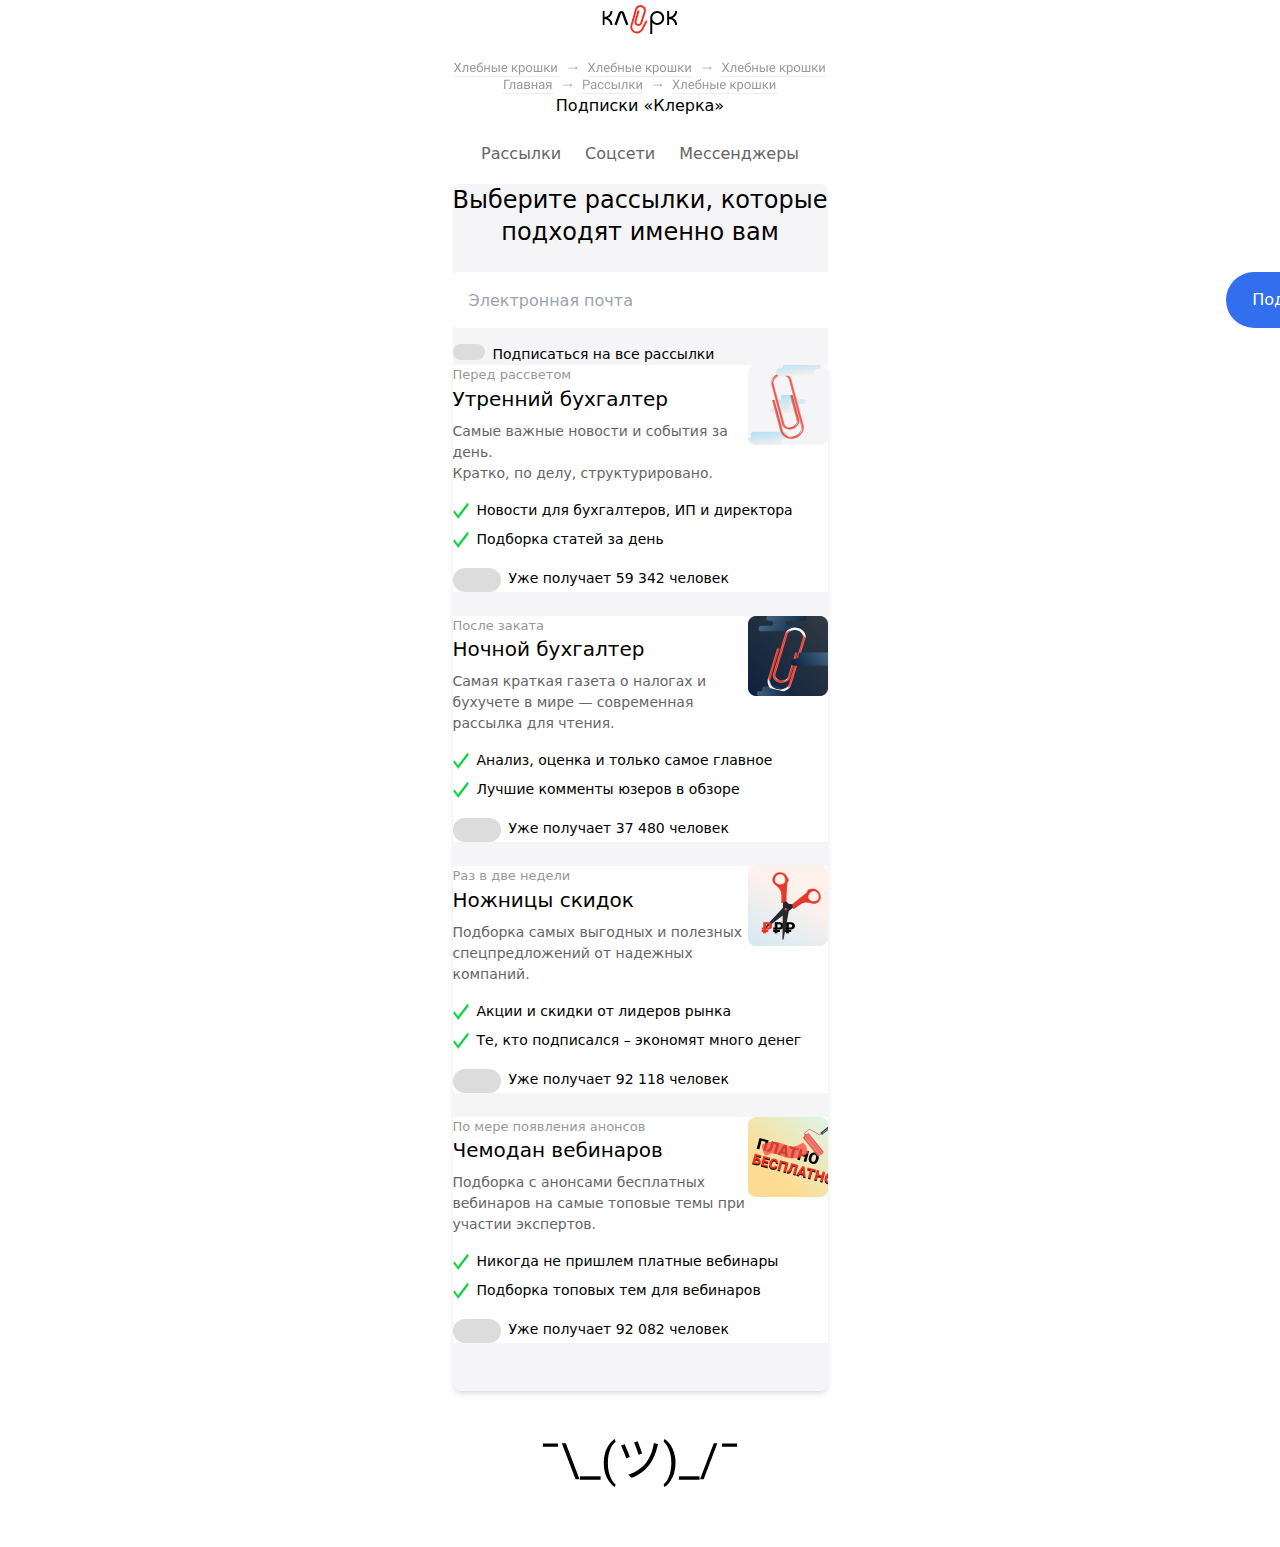
<file: klerk.ru/index.html>
<!DOCTYPE html>
<html lang="ru">
  <head>
    <meta charset="UTF-8">
    <meta name="viewport" content="width=device-width, initial-scale=1">
    <link href="output.css" rel="stylesheet">
  </head>

  <body>
    <div class="container 3xl:w-[1024px] sm:w-[375px] mx-auto 3xl:mt-12 sm:mt-6 mb-3">
      <header>
        <img class="mx-auto" src="images/klerk.svg" alt="logo">
        <img class="mx-auto sm:hidden" src="images/Breadcrumbs.png" alt="breadcrumbs">
        <img class="mx-auto sm:pt-7 3xl:hidden" src="images/Breadcrumbs2.png" alt="breadcrumbs">
      </header>
  
      <main>
        <p class="3xl:text-[56px] sm:text-[32px] text-center 3xl:pt-6 sm:pt-2">Подписки «Клерка»</p>
        
        <div class="flex justify-center pt-6 pb-[18px] sm:pb-4 gap-6 ">
          <a href="index.html" class="focus:text-[#5A8CF1] focus:underline decoration-2 underline-offset-[16px] text-[#666666]">Рассылки</a>
          <a href="socials.html" class="focus:text-[#5A8CF1] focus:underline decoration-2 underline-offset-[16px] text-[#666666]">Соцсети</a>
          <a href="messangers.html" class="focus:text-[#5A8CF1] focus:underline decoration-2 underline-offset-[16px] text-[#666666]">Мессенджеры</a>
        </div>
        
        <div class="bg-[#F5F5F8] rounded-t-lg">
          <p class="text-2xl text-center sm:text-left 3xl:pt-12 sm:pt-8 sm:pl-4">Выберите рассылки, которые подходят именно вам</p>
          <div class="flex 3xl:justify-center pt-6 sm:px-4">
            <div class="flex sm:hidden">
              <input class="rounded h-14 w-[773px] text-[#666666] pl-4" placeholder="Электронная почта">
              <button class="rounded-full bg-[#316FEE] text-white h-14 w-[163px]">Подписаться</button>
            </div>
            <div class="flex 3xl:hidden">
              <input class="rounded h-14 w-[278px] pl-4 text-[#666666]" placeholder="Электронная почта">
              <button class="place-items-end rounded-full bg-[#316FEE] text-white text-center w-14 h-14">></button>
            </div>
          </div>
          <div class="flex 3xl:ml-12 3xl:pb-8 pt-4 gap-x-2 sm:pl-4">
            <label class="switch_small">
              <input type="checkbox">
              <span class="slider round"></span>
            </label> 
            <p class="text-[14px]">Подписаться на все рассылки</p>
          </div>
        </div>

        <div class="bg-[#F5F5F8] rounded-b-lg shadow-md"> 
          <div class="grid 3xl:grid-cols-2 sm:grid-cols-1 2xl:pt-8 3xl:px-6 pb-12 sm:px-4 sm:pt-6 gap-6">
            <div class="bg-[#FFFFFF] 3xl:p-6 sm:px-4 sm:pt-6 sm:pb-[26px] sm:rounded-lg">
              <img class="w-[80px] h-[80px] sm:w-[40px] sm:h-[40px] float-right" src="images/Frame 3505.png" alt="morning_image">
              <p class="text-[#999999] text-[13px]">Перед рассветом</p>
              <p class="text-xl">Утренний бухгалтер</p>
              <p class="text-[#666666] text-[14px] pt-2 pb-4">Самые важные новости и события за день.<br>
                Кратко, по делу, структурировано.</p>
              <div class="flex gap-x-2">
                <img src="images/16.png" alt="point_1">
                <p class="text-[14px]">Новости для бухгалтеров, ИП и директора</p>
              </div>
              <div class="flex gap-x-2 pt-2">
                <img src="images/16.png" alt="point_2">
                <p class="text-[14px]">Подборка статей за день</p>
              </div>
              <div class="flex pt-[18px] sm:pt-[26px] gap-x-2">
                <label class="switch">
                  <input type="checkbox">
                  <span class="slider round"></span>
                </label> 
                <p class="text-[14px]">Уже получает 59 342 человек</p>
              </div>
            </div>
  
            <div class="bg-[#FFFFFF] 3xl:p-6 sm:px-4 sm:pt-6 sm:pb-[26px] sm:rounded-lg">
              <img class="w-[80px] h-[80px] sm:w-[40px] sm:h-[40px] float-right" src="images/Frame 3507.png" alt="night_image">
              <p class="text-[#999999] text-[13px]">После заката</p>
              <p class="text-xl">Ночной бухгалтер</p>
              <p class="text-[#666666] text-[14px] pt-2 pb-4">Самая краткая газета о налогах и бухучете в мире — современная рассылка для чтения.</p>
              <div class="flex gap-x-2">
                <img src="images/16.png" alt="point_1">
                <p class="text-[14px]"> Анализ, оценка и только самое главное</p>
              </div>
              <div class="flex gap-x-2 pt-2">
                <img src="images/16.png" alt="point_2">
                <p class="text-[14px]">Лучшие комменты юзеров в обзоре</p>
              </div>
              <div class="flex pt-[18px] sm:pt-[26px] gap-x-2">
                <label class="switch">
                  <input type="checkbox">
                  <span class="slider round"></span>
                </label> 
                <p class="text-[14px]">Уже получает 37 480 человек</p>
              </div>
            </div>       
          
            <div class="bg-[#FFFFFF] 3xl:p-6 sm:px-4 sm:pt-6 sm:pb-[26px] sm:rounded-lg">
              <img class="w-[80px] h-[80px] sm:w-[40px] sm:h-[40px] float-right" src="images/Frame 3509.png" alt="scissors_image">
              <p class="text-[#999999] text-[13px]">Раз в две недели</p>
              <p class="text-xl">Ножницы скидок</p>
              <p class="text-[#666666] text-[14px] pt-2 pb-4">Подборка самых выгодных и полезных спецпредложений от надежных компаний.</p>
              <div class="flex gap-x-2">
                <img src="images/16.png" alt="point_1">
                <p class="text-[14px]">Акции и скидки от лидеров рынка</p>
              </div>
              <div class="flex gap-x-2 pt-2">
                <img src="images/16.png" alt="point_2">
                <p class="text-[14px]">Те, кто подписался – экономят много денег </p>
              </div>
              <div class="flex pt-[18px] sm:pt-[26px] gap-x-2">
                <label class="switch">
                  <input type="checkbox">
                  <span class="slider round"></span>
                </label> 
                <p class="text-[14px]">Уже получает 92 118 человек</p>
              </div>
            </div>
  
            <div class="bg-[#FFFFFF] 3xl:p-6 sm:px-4 sm:pt-6 sm:pb-[26px] sm:rounded-lg">
              <img class="w-[80px] h-[80px] sm:w-[40px] sm:h-[40px] float-right" src="images/Frame 3511.png" alt="suitcase_image">
              <p class="text-[#999999] text-[13px]">По мере появления анонсов</p>
              <p class="text-xl">Чемодан вебинаров</p>
              <p class="text-[#666666] text-[14px] pt-2 pb-4">Подборка с анонсами бесплатных вебинаров на самые топовые темы при участии экспертов.</p>
              <div class="flex gap-x-2">
                <img src="images/16.png" alt="point_1">
                <p class="text-[14px]">Никогда не пришлем платные вебинары</p>
              </div>
              <div class="flex gap-x-2 pt-2">
                <img src="images/16.png" alt="point_2">
                <p class="text-[14px]">Подборка топовых тем для вебинаров</p>
              </div>
              <div class="flex pt-[18px] sm:pt-[26px] gap-x-2">
                <label class="switch">
                  <input type="checkbox">
                  <span class="slider round"></span>
                </label> 
                <p class="text-[14px]">Уже получает 92 082 человек</p>
              </div>
            </div> 
          </div>       
        </div>
        <img class="py-12 mx-auto" src="images/¯.svg" alt="don't_know">
      </main>

    </div>
  </body>
</html>
</file>
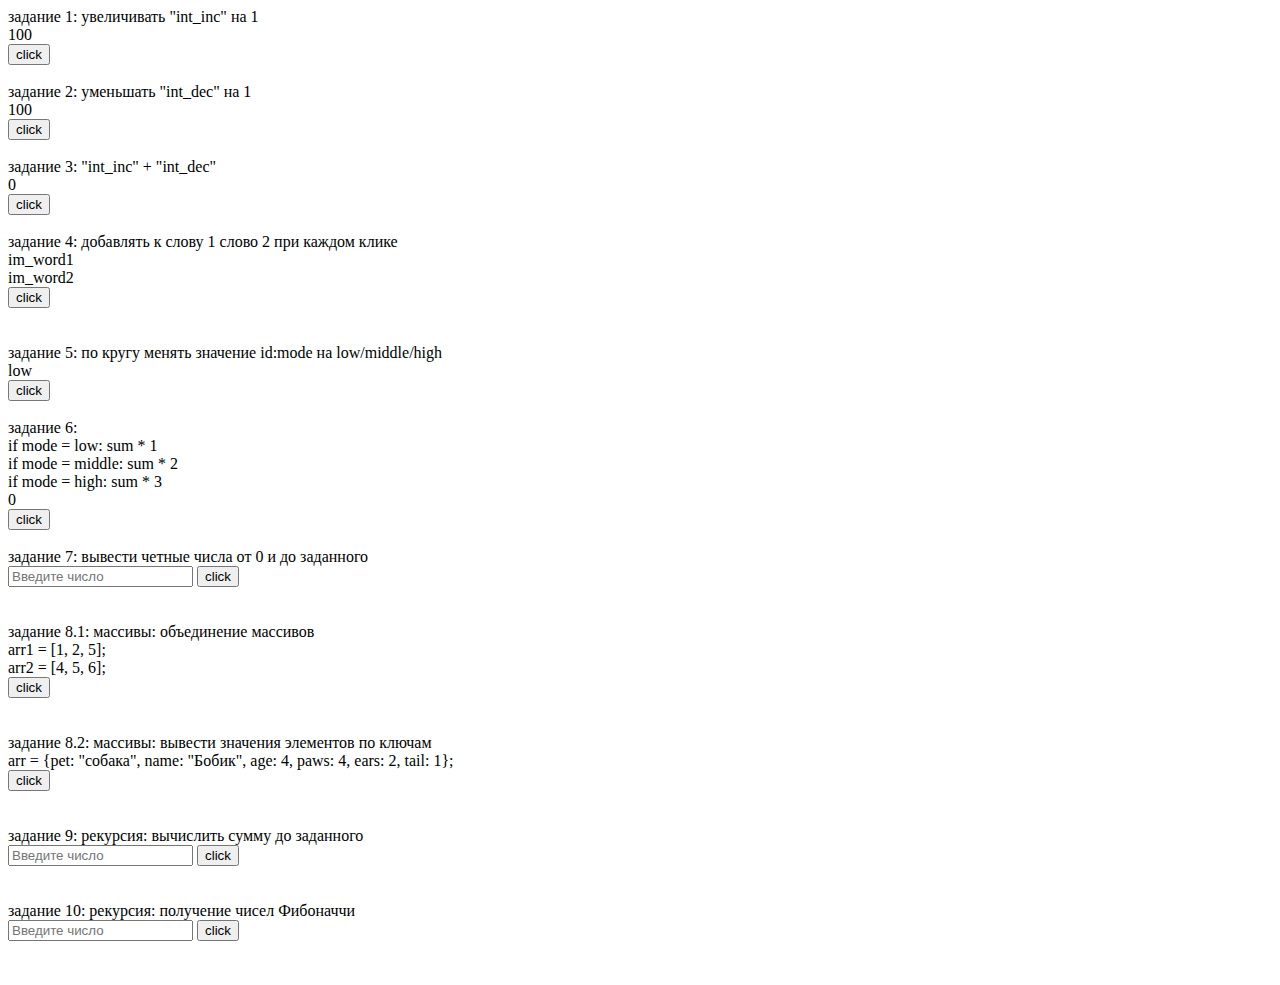
<file: examples_js/examples.html>
<!DOCTYPE html>
<html lang="ru">
  <head>
    <meta charset="UTF-8">
    <script src="examples.js"></script>
  </head>

  <body>
    задание 1: увеличивать "int_inc" на 1
      <br>
      <div id="int_inc">100</div>
      <button onclick="increment_int_1()">click</button>
      <br><br>

    задание 2: уменьшать "int_dec" на 1
      <br>
      <div id="int_dec">100</div>
      <button onclick="decrement_int_2()">click</button>
      <br><br>

    задание 3: "int_inc" + "int_dec"
      <br>
      <div id="sum">0</div>
      <button onclick="show_sum()">click</button>
      <br><br>

    задание 4: добавлять к слову 1 слово 2 при каждом клике
      <br>
      <div id="word1">im_word1</div>
      <div id="word2">im_word2</div>
      <button id="button" onclick="add_word()">click</button>
      <div id="sum_words"></div>
      <br><br>

    задание 5: по кругу менять значение id:mode на
    low/middle/high
      <br>
      <div id="mode">low</div>
      <button onclick="change_word()">click</button>
      <br><br>

    задание 6:<br>
    if mode = low: sum * 1<br>
    if mode = middle: sum * 2<br>
    if mode = high: sum * 3
      <br>
      <div id="multi">0</div>
      <button onclick="change_sum()">click</button>
      <br><br>
    
    задание 7: вывести четные числа от 0 и до заданного<br>
      <input id="given_number_seven" type="number" value="" size="40" placeholder="Введите число">
      <button onclick="test_circle()">click</button>
      <div id="circle_id"></div>
      <br><br>

    задание 8.1: массивы: объединение массивов<br>
      arr1 = [1, 2, 5];<br>
      arr2 = [4, 5, 6];<br>
      <button onclick="test_array()">click</button>
      <div id="array"></div>
      <br><br>

      задание 8.2: массивы: вывести значения элементов по ключам<br>
      arr = {pet: "собака", name: "Бобик", age: 4, paws: 4, ears: 2, tail: 1};<br>
      <button onclick="keys_array()">click</button>
      <div id="keys"></div>
      <br><br>

    задание 9: рекурсия: вычислить сумму до заданного<br>
      <input id="given_number_nine" type="number" value="" size="40" placeholder="Введите число">
      <button onclick="sum_to()">click</button>
      <div id="recursion"></div>
      <br><br>

    задание 10: рекурсия: получение чисел Фибоначчи<br>
      <input id="given_number_ten" type="number" value="" size="40" placeholder="Введите число">
      <button onclick="get_numbers()">click</button>
      <div id="fibonacci"></div>
      <br><br>
  </body>
</html>
</file>
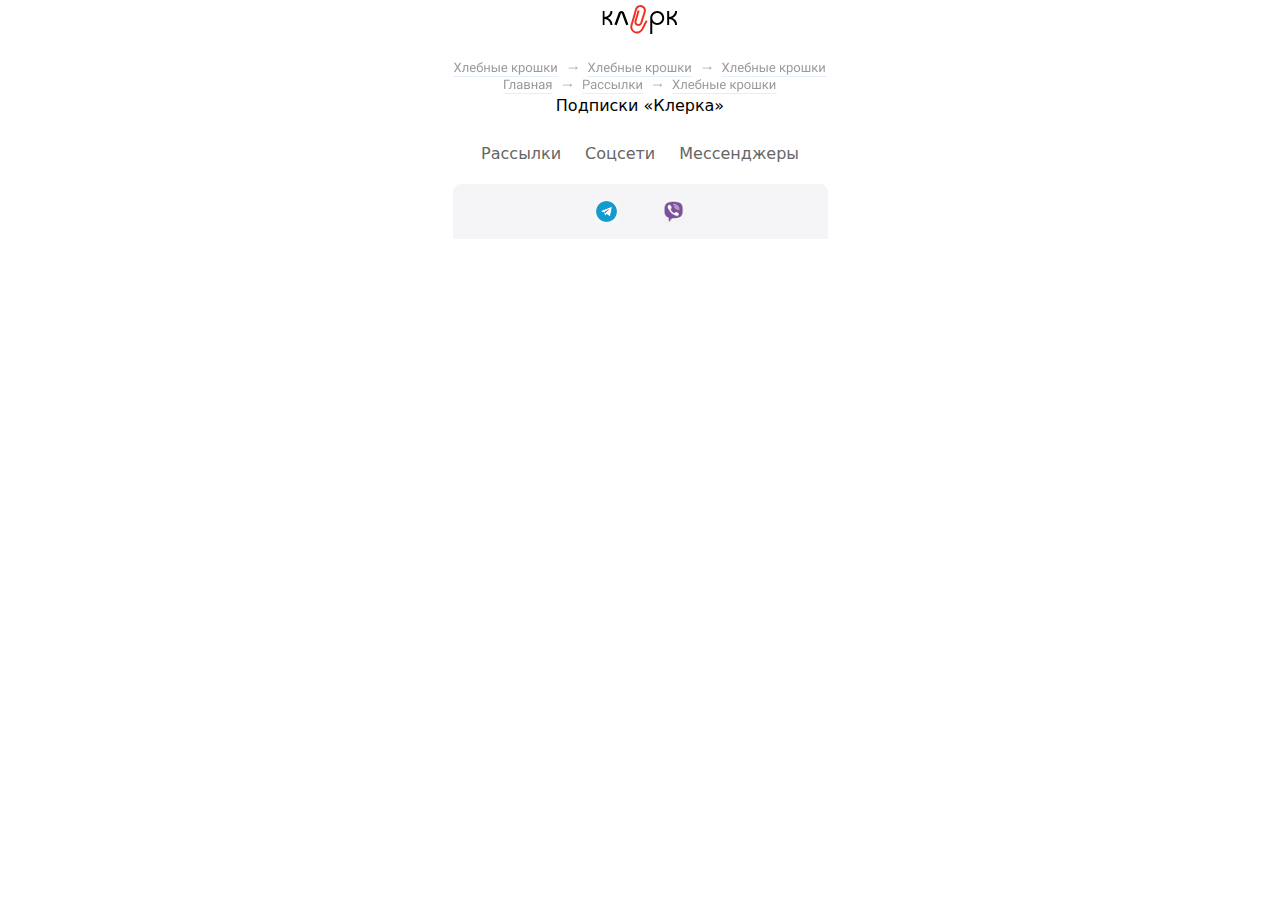
<file: klerk.ru/messangers.html>
<!DOCTYPE html>
<html lang="ru">
  <head>
    <meta charset="UTF-8">
    <meta name="viewport" content="width=device-width, initial-scale=1">
    <link href="output.css" rel="stylesheet">
  </head>

  <body>
    <div class="container 3xl:w-[1024px] sm:w-[375px] mx-auto 3xl:mt-12 sm:mt-6 mb-3">
      <header>
        <img class="mx-auto" src="images/klerk.svg" alt="logo">
        <img class="mx-auto sm:hidden" src="images/Breadcrumbs.png" alt="breadcrumbs">
        <img class="mx-auto sm:pt-7 3xl:hidden" src="images/Breadcrumbs2.png" alt="breadcrumbs">
      </header>
  
      <main>
        <p class="3xl:text-[56px] sm:text-[32px] text-center 3xl:pt-6 sm:pt-2">Подписки «Клерка»</p>
        
        <div class="flex justify-center pt-6 pb-[18px] sm:pb-4 gap-6 ">
          <a href="index.html" class="focus:text-[#5A8CF1] focus:underline decoration-2 underline-offset-[16px] text-[#666666]">Рассылки</a>
          <a href="socials.html" class="focus:text-[#5A8CF1] focus:underline decoration-2 underline-offset-[16px] text-[#666666]">Соцсети</a>
          <a href="messangers.html" class="focus:text-[#5A8CF1] focus:underline decoration-2 underline-offset-[16px] text-[#666666]">Мессенджеры</a>
        </div>
      
        <div class="flex justify-center gap-x-11 bg-[#F5F5F8] rounded-t-lg h-[55px]">
          <div>
            <a href="https://web.telegram.org/" target="_blank">
              <img class="w-[23px] h-[23px] mt-4" src="images/tg.png" alt="Telegram icon">
            </a>
          </div>
          <div class="socials">
            <a href="https://www.viber.com/ru/" target="_blank">
              <img class="w-[23px] h-[23px] mt-4" src="images/viber.png" alt="Viber icon">
            </a>
          </div>
        </div>
      </main>
    </div>
  </body>

</html>
</file>
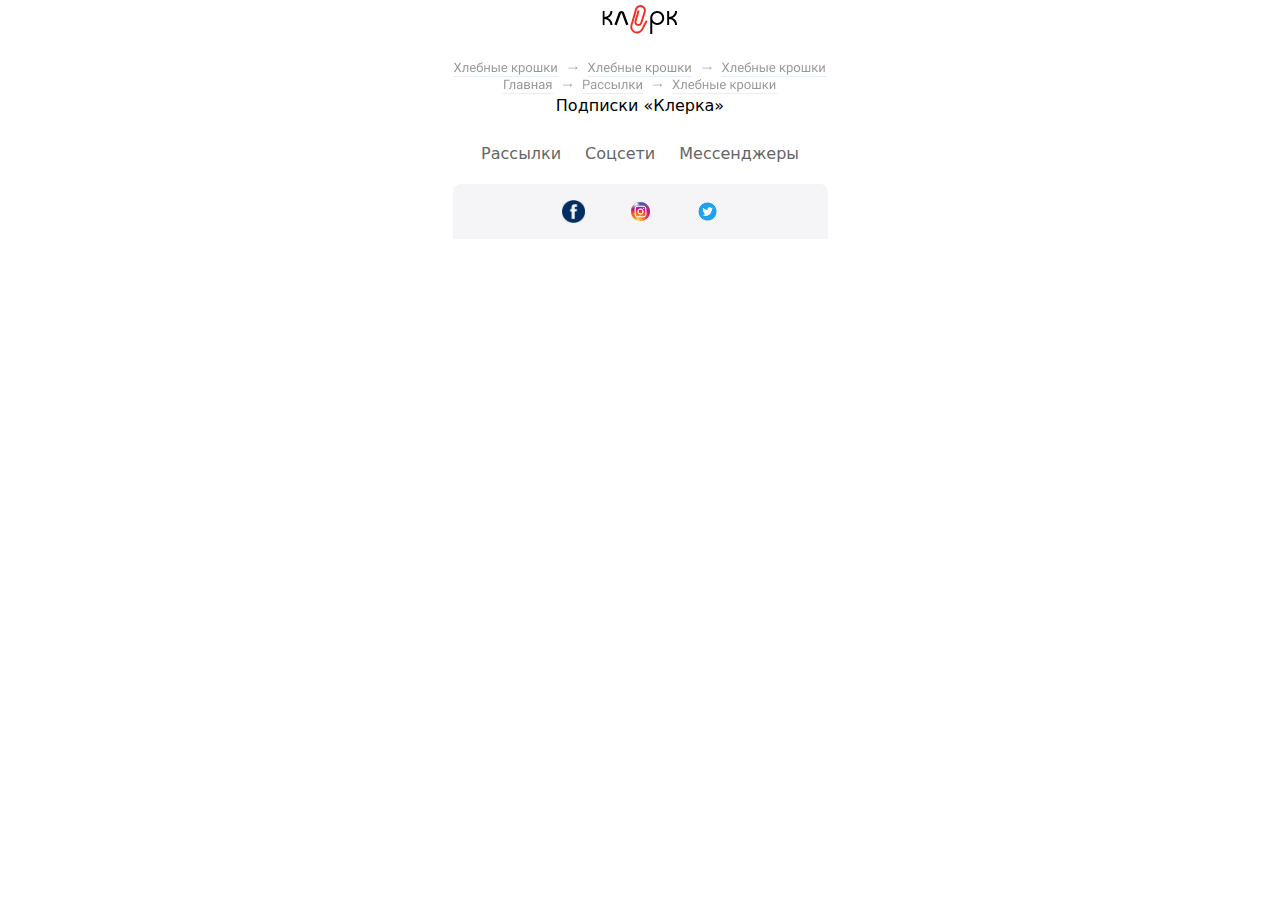
<file: klerk.ru/socials.html>
<!DOCTYPE html>
<html lang="ru">
  <head>
    <meta charset="UTF-8">
    <meta name="viewport" content="width=device-width, initial-scale=1">
    <link href="output.css" rel="stylesheet">
  </head>

  <body>
    <div class="container 3xl:w-[1024px] sm:w-[375px] mx-auto 3xl:mt-12 sm:mt-6 mb-3">
      <header>
        <img class="mx-auto" src="images/klerk.svg" alt="logo">
        <img class="mx-auto sm:hidden" src="images/Breadcrumbs.png" alt="breadcrumbs">
        <img class="mx-auto sm:pt-7 3xl:hidden" src="images/Breadcrumbs2.png" alt="breadcrumbs">
      </header>
  
      <main>
        <p class="3xl:text-[56px] sm:text-[32px] text-center 3xl:pt-6 sm:pt-2">Подписки «Клерка»</p>
        
        <div class="flex justify-center pt-6 pb-[18px] sm:pb-4 gap-6 ">
          <a href="index.html" class="focus:text-[#5A8CF1] focus:underline decoration-2 underline-offset-[16px] text-[#666666]">Рассылки</a>
          <a href="socials.html" class="focus:text-[#5A8CF1] focus:underline decoration-2 underline-offset-[16px] text-[#666666]">Соцсети</a>
          <a href="messangers.html" class="focus:text-[#5A8CF1] focus:underline decoration-2 underline-offset-[16px] text-[#666666]">Мессенджеры</a>
        </div>
      
        <div class="flex justify-center gap-x-11 bg-[#F5F5F8] rounded-t-lg h-[55px]">
          <div>
            <a href="https://www.facebook.com/" target="_blank">
              <img class="w-[23px] h-[23px] mt-4" src="images/fb.png" alt="Facebook icon">
            </a>
          </div>
          <div >
            <a href="https://www.instagram.com/" target="_blank">
              <img class="w-[23px] h-[23px] mt-4" src="images/inst.png" alt="Instagram icon">
            </a>
          </div>
          <div>
            <a href="https://twitter.com/" target="_blank">
              <img class="w-[23px] h-[23px] mt-4" src="images/tw.png" alt="Twitter icon">
            </a>
          </div>
        </div>
      </main>
    </div>
  </body>

</html>
</file>
<file: klerk.ru/output.css>
/*
! tailwindcss v3.0.15 | MIT License | https://tailwindcss.com
*/

/*
1. Prevent padding and border from affecting element width. (https://github.com/mozdevs/cssremedy/issues/4)
2. Allow adding a border to an element by just adding a border-width. (https://github.com/tailwindcss/tailwindcss/pull/116)
*/

*,
::before,
::after {
  box-sizing: border-box;
  /* 1 */
  border-width: 0;
  /* 2 */
  border-style: solid;
  /* 2 */
  border-color: #e5e7eb;
  /* 2 */
}

::before,
::after {
  --tw-content: '';
}

/*
1. Use a consistent sensible line-height in all browsers.
2. Prevent adjustments of font size after orientation changes in iOS.
3. Use a more readable tab size.
4. Use the user's configured `sans` font-family by default.
*/

html {
  line-height: 1.5;
  /* 1 */
  -webkit-text-size-adjust: 100%;
  /* 2 */
  -moz-tab-size: 4;
  /* 3 */
  -o-tab-size: 4;
     tab-size: 4;
  /* 3 */
  font-family: ui-sans-serif, system-ui, -apple-system, BlinkMacSystemFont, "Segoe UI", Roboto, "Helvetica Neue", Arial, "Noto Sans", sans-serif, "Apple Color Emoji", "Segoe UI Emoji", "Segoe UI Symbol", "Noto Color Emoji";
  /* 4 */
}

/*
1. Remove the margin in all browsers.
2. Inherit line-height from `html` so users can set them as a class directly on the `html` element.
*/

body {
  margin: 0;
  /* 1 */
  line-height: inherit;
  /* 2 */
}

/*
1. Add the correct height in Firefox.
2. Correct the inheritance of border color in Firefox. (https://bugzilla.mozilla.org/show_bug.cgi?id=190655)
3. Ensure horizontal rules are visible by default.
*/

hr {
  height: 0;
  /* 1 */
  color: inherit;
  /* 2 */
  border-top-width: 1px;
  /* 3 */
}

/*
Add the correct text decoration in Chrome, Edge, and Safari.
*/

abbr:where([title]) {
  -webkit-text-decoration: underline dotted;
          text-decoration: underline dotted;
}

/*
Remove the default font size and weight for headings.
*/

h1,
h2,
h3,
h4,
h5,
h6 {
  font-size: inherit;
  font-weight: inherit;
}

/*
Reset links to optimize for opt-in styling instead of opt-out.
*/

a {
  color: inherit;
  text-decoration: inherit;
}

/*
Add the correct font weight in Edge and Safari.
*/

b,
strong {
  font-weight: bolder;
}

/*
1. Use the user's configured `mono` font family by default.
2. Correct the odd `em` font sizing in all browsers.
*/

code,
kbd,
samp,
pre {
  font-family: ui-monospace, SFMono-Regular, Menlo, Monaco, Consolas, "Liberation Mono", "Courier New", monospace;
  /* 1 */
  font-size: 1em;
  /* 2 */
}

/*
Add the correct font size in all browsers.
*/

small {
  font-size: 80%;
}

/*
Prevent `sub` and `sup` elements from affecting the line height in all browsers.
*/

sub,
sup {
  font-size: 75%;
  line-height: 0;
  position: relative;
  vertical-align: baseline;
}

sub {
  bottom: -0.25em;
}

sup {
  top: -0.5em;
}

/*
1. Remove text indentation from table contents in Chrome and Safari. (https://bugs.chromium.org/p/chromium/issues/detail?id=999088, https://bugs.webkit.org/show_bug.cgi?id=201297)
2. Correct table border color inheritance in all Chrome and Safari. (https://bugs.chromium.org/p/chromium/issues/detail?id=935729, https://bugs.webkit.org/show_bug.cgi?id=195016)
3. Remove gaps between table borders by default.
*/

table {
  text-indent: 0;
  /* 1 */
  border-color: inherit;
  /* 2 */
  border-collapse: collapse;
  /* 3 */
}

/*
1. Change the font styles in all browsers.
2. Remove the margin in Firefox and Safari.
3. Remove default padding in all browsers.
*/

button,
input,
optgroup,
select,
textarea {
  font-family: inherit;
  /* 1 */
  font-size: 100%;
  /* 1 */
  line-height: inherit;
  /* 1 */
  color: inherit;
  /* 1 */
  margin: 0;
  /* 2 */
  padding: 0;
  /* 3 */
}

/*
Remove the inheritance of text transform in Edge and Firefox.
*/

button,
select {
  text-transform: none;
}

/*
1. Correct the inability to style clickable types in iOS and Safari.
2. Remove default button styles.
*/

button,
[type='button'],
[type='reset'],
[type='submit'] {
  -webkit-appearance: button;
  /* 1 */
  background-color: transparent;
  /* 2 */
  background-image: none;
  /* 2 */
}

/*
Use the modern Firefox focus style for all focusable elements.
*/

:-moz-focusring {
  outline: auto;
}

/*
Remove the additional `:invalid` styles in Firefox. (https://github.com/mozilla/gecko-dev/blob/2f9eacd9d3d995c937b4251a5557d95d494c9be1/layout/style/res/forms.css#L728-L737)
*/

:-moz-ui-invalid {
  box-shadow: none;
}

/*
Add the correct vertical alignment in Chrome and Firefox.
*/

progress {
  vertical-align: baseline;
}

/*
Correct the cursor style of increment and decrement buttons in Safari.
*/

::-webkit-inner-spin-button,
::-webkit-outer-spin-button {
  height: auto;
}

/*
1. Correct the odd appearance in Chrome and Safari.
2. Correct the outline style in Safari.
*/

[type='search'] {
  -webkit-appearance: textfield;
  /* 1 */
  outline-offset: -2px;
  /* 2 */
}

/*
Remove the inner padding in Chrome and Safari on macOS.
*/

::-webkit-search-decoration {
  -webkit-appearance: none;
}

/*
1. Correct the inability to style clickable types in iOS and Safari.
2. Change font properties to `inherit` in Safari.
*/

::-webkit-file-upload-button {
  -webkit-appearance: button;
  /* 1 */
  font: inherit;
  /* 2 */
}

/*
Add the correct display in Chrome and Safari.
*/

summary {
  display: list-item;
}

/*
Removes the default spacing and border for appropriate elements.
*/

blockquote,
dl,
dd,
h1,
h2,
h3,
h4,
h5,
h6,
hr,
figure,
p,
pre {
  margin: 0;
}

fieldset {
  margin: 0;
  padding: 0;
}

legend {
  padding: 0;
}

ol,
ul,
menu {
  list-style: none;
  margin: 0;
  padding: 0;
}

/*
Prevent resizing textareas horizontally by default.
*/

textarea {
  resize: vertical;
}

/*
1. Reset the default placeholder opacity in Firefox. (https://github.com/tailwindlabs/tailwindcss/issues/3300)
2. Set the default placeholder color to the user's configured gray 400 color.
*/

input::-moz-placeholder, textarea::-moz-placeholder {
  opacity: 1;
  /* 1 */
  color: #9ca3af;
  /* 2 */
}

input:-ms-input-placeholder, textarea:-ms-input-placeholder {
  opacity: 1;
  /* 1 */
  color: #9ca3af;
  /* 2 */
}

input::placeholder,
textarea::placeholder {
  opacity: 1;
  /* 1 */
  color: #9ca3af;
  /* 2 */
}

/*
Set the default cursor for buttons.
*/

button,
[role="button"] {
  cursor: pointer;
}

/*
Make sure disabled buttons don't get the pointer cursor.
*/

:disabled {
  cursor: default;
}

/*
1. Make replaced elements `display: block` by default. (https://github.com/mozdevs/cssremedy/issues/14)
2. Add `vertical-align: middle` to align replaced elements more sensibly by default. (https://github.com/jensimmons/cssremedy/issues/14#issuecomment-634934210)
   This can trigger a poorly considered lint error in some tools but is included by design.
*/

img,
svg,
video,
canvas,
audio,
iframe,
embed,
object {
  display: block;
  /* 1 */
  vertical-align: middle;
  /* 2 */
}

/*
Constrain images and videos to the parent width and preserve their intrinsic aspect ratio. (https://github.com/mozdevs/cssremedy/issues/14)
*/

img,
video {
  max-width: 100%;
  height: auto;
}

/*
Ensure the default browser behavior of the `hidden` attribute.
*/

[hidden] {
  display: none;
}

*, ::before, ::after {
  --tw-translate-x: 0;
  --tw-translate-y: 0;
  --tw-rotate: 0;
  --tw-skew-x: 0;
  --tw-skew-y: 0;
  --tw-scale-x: 1;
  --tw-scale-y: 1;
  --tw-pan-x:  ;
  --tw-pan-y:  ;
  --tw-pinch-zoom:  ;
  --tw-scroll-snap-strictness: proximity;
  --tw-ordinal:  ;
  --tw-slashed-zero:  ;
  --tw-numeric-figure:  ;
  --tw-numeric-spacing:  ;
  --tw-numeric-fraction:  ;
  --tw-ring-inset:  ;
  --tw-ring-offset-width: 0px;
  --tw-ring-offset-color: #fff;
  --tw-ring-color: rgb(59 130 246 / 0.5);
  --tw-ring-offset-shadow: 0 0 #0000;
  --tw-ring-shadow: 0 0 #0000;
  --tw-shadow: 0 0 #0000;
  --tw-shadow-colored: 0 0 #0000;
  --tw-blur:  ;
  --tw-brightness:  ;
  --tw-contrast:  ;
  --tw-grayscale:  ;
  --tw-hue-rotate:  ;
  --tw-invert:  ;
  --tw-saturate:  ;
  --tw-sepia:  ;
  --tw-drop-shadow:  ;
  --tw-backdrop-blur:  ;
  --tw-backdrop-brightness:  ;
  --tw-backdrop-contrast:  ;
  --tw-backdrop-grayscale:  ;
  --tw-backdrop-hue-rotate:  ;
  --tw-backdrop-invert:  ;
  --tw-backdrop-opacity:  ;
  --tw-backdrop-saturate:  ;
  --tw-backdrop-sepia:  ;
}

.container {
  width: 100%;
}

@media (min-width: 375px) {
  .container {
    max-width: 375px;
  }
}

@media (min-width: 1680px) {
  .container {
    max-width: 1680px;
  }
}

.float-right {
  float: right;
}

.mx-auto {
  margin-left: auto;
  margin-right: auto;
}

.mb-3 {
  margin-bottom: 0.75rem;
}

.mr-3 {
  margin-right: 0.75rem;
}

.mt-4 {
  margin-top: 1rem;
}

.flex {
  display: flex;
}

.grid {
  display: grid;
}

.h-14 {
  height: 3.5rem;
}

.h-\[80px\] {
  height: 80px;
}

.h-\[55px\] {
  height: 55px;
}

.h-\[23px\] {
  height: 23px;
}

.w-\[773px\] {
  width: 773px;
}

.w-\[163px\] {
  width: 163px;
}

.w-\[278px\] {
  width: 278px;
}

.w-14 {
  width: 3.5rem;
}

.w-\[80px\] {
  width: 80px;
}

.w-\[23px\] {
  width: 23px;
}

.place-items-end {
  place-items: end;
}

.justify-center {
  justify-content: center;
}

.gap-6 {
  gap: 1.5rem;
}

.gap-x-2 {
  -moz-column-gap: 0.5rem;
       column-gap: 0.5rem;
}

.gap-x-11 {
  -moz-column-gap: 2.75rem;
       column-gap: 2.75rem;
}

.rounded {
  border-radius: 0.25rem;
}

.rounded-full {
  border-radius: 9999px;
}

.rounded-t-lg {
  border-top-left-radius: 0.5rem;
  border-top-right-radius: 0.5rem;
}

.rounded-b-lg {
  border-bottom-right-radius: 0.5rem;
  border-bottom-left-radius: 0.5rem;
}

.bg-\[\#F5F5F8\] {
  --tw-bg-opacity: 1;
  background-color: rgb(245 245 248 / var(--tw-bg-opacity));
}

.bg-\[\#316FEE\] {
  --tw-bg-opacity: 1;
  background-color: rgb(49 111 238 / var(--tw-bg-opacity));
}

.bg-\[\#FFFFFF\] {
  --tw-bg-opacity: 1;
  background-color: rgb(255 255 255 / var(--tw-bg-opacity));
}

.py-12 {
  padding-top: 3rem;
  padding-bottom: 3rem;
}

.pt-6 {
  padding-top: 1.5rem;
}

.pb-\[18px\] {
  padding-bottom: 18px;
}

.pl-4 {
  padding-left: 1rem;
}

.pt-4 {
  padding-top: 1rem;
}

.pb-12 {
  padding-bottom: 3rem;
}

.pt-2 {
  padding-top: 0.5rem;
}

.pb-4 {
  padding-bottom: 1rem;
}

.pt-\[18px\] {
  padding-top: 18px;
}

.text-center {
  text-align: center;
}

.text-2xl {
  font-size: 1.5rem;
  line-height: 2rem;
}

.text-\[14px\] {
  font-size: 14px;
}

.text-\[13px\] {
  font-size: 13px;
}

.text-xl {
  font-size: 1.25rem;
  line-height: 1.75rem;
}

.text-\[\#666666\] {
  --tw-text-opacity: 1;
  color: rgb(102 102 102 / var(--tw-text-opacity));
}

.text-white {
  --tw-text-opacity: 1;
  color: rgb(255 255 255 / var(--tw-text-opacity));
}

.text-\[\#999999\] {
  --tw-text-opacity: 1;
  color: rgb(153 153 153 / var(--tw-text-opacity));
}

.decoration-2 {
  text-decoration-thickness: 2px;
}

.underline-offset-\[16px\] {
  text-underline-offset: 16px;
}

.shadow-md {
  --tw-shadow: 0 4px 6px -1px rgb(0 0 0 / 0.1), 0 2px 4px -2px rgb(0 0 0 / 0.1);
  --tw-shadow-colored: 0 4px 6px -1px var(--tw-shadow-color), 0 2px 4px -2px var(--tw-shadow-color);
  box-shadow: var(--tw-ring-offset-shadow, 0 0 #0000), var(--tw-ring-shadow, 0 0 #0000), var(--tw-shadow);
}

.switch {
  position: relative;
  display: inline-block;
  width: 48px;
  height: 24px;
}

.switch_small {
  position: relative;
  display: inline-block;
  width: 32px;
  height: 16px;
}

.switch input {
  opacity: 0;
  width: 0;
  height: 0;
}

.switch_small input {
  opacity: 0;
  width: 0;
  height: 0;
}

.slider {
  position: absolute;
  cursor: pointer;
  top: 0;
  left: 0;
  right: 0;
  bottom: 0;
  background-color: #DCDCDC;
  transition: .4s;
}

.slider:before {
  position: absolute;
  height: 26px;
  width: 26px;
  left: 4px;
  bottom: 4px;
  background-color: #FFFFFF;
  transition: .4s;
}

input:checked + .slider {
  background-color: #316FEE;
}

input:focus + .slider {
  box-shadow: 0 0 1px #316FEE;
}

input:checked + .slider:before {
  transform: translateX(26px);
}

.slider.round {
  border-radius: 34px;
}

.slider.round:before {
  border-radius: 50%;
}

.focus\:text-\[\#5A8CF1\]:focus {
  --tw-text-opacity: 1;
  color: rgb(90 140 241 / var(--tw-text-opacity));
}

.focus\:underline:focus {
  -webkit-text-decoration-line: underline;
          text-decoration-line: underline;
}

.active\:text-\[\#5A8CF1\]:active {
  --tw-text-opacity: 1;
  color: rgb(90 140 241 / var(--tw-text-opacity));
}

.active\:underline:active {
  -webkit-text-decoration-line: underline;
          text-decoration-line: underline;
}

@media (min-width: 375px) and (max-width: 500px) {
  .sm\:mt-6 {
    margin-top: 1.5rem;
  }

  .sm\:hidden {
    display: none;
  }

  .sm\:h-\[40px\] {
    height: 40px;
  }

  .sm\:w-\[375px\] {
    width: 375px;
  }

  .sm\:w-\[40px\] {
    width: 40px;
  }

  .sm\:grid-cols-1 {
    grid-template-columns: repeat(1, minmax(0, 1fr));
  }

  .sm\:rounded-lg {
    border-radius: 0.5rem;
  }

  .sm\:px-4 {
    padding-left: 1rem;
    padding-right: 1rem;
  }

  .sm\:pt-7 {
    padding-top: 1.75rem;
  }

  .sm\:pt-2 {
    padding-top: 0.5rem;
  }

  .sm\:pb-4 {
    padding-bottom: 1rem;
  }

  .sm\:pt-8 {
    padding-top: 2rem;
  }

  .sm\:pl-4 {
    padding-left: 1rem;
  }

  .sm\:pt-6 {
    padding-top: 1.5rem;
  }

  .sm\:pb-\[26px\] {
    padding-bottom: 26px;
  }

  .sm\:pt-\[26px\] {
    padding-top: 26px;
  }

  .sm\:pb-6 {
    padding-bottom: 1.5rem;
  }

  .sm\:text-left {
    text-align: left;
  }

  .sm\:text-\[32px\] {
    font-size: 32px;
  }
}

@media (min-width: 1680px) {
  .\33xl\:mt-12 {
    margin-top: 3rem;
  }

  .\33xl\:ml-12 {
    margin-left: 3rem;
  }

  .\33xl\:hidden {
    display: none;
  }

  .\33xl\:w-\[1024px\] {
    width: 1024px;
  }

  .\33xl\:grid-cols-2 {
    grid-template-columns: repeat(2, minmax(0, 1fr));
  }

  .\33xl\:justify-center {
    justify-content: center;
  }

  .\33xl\:p-6 {
    padding: 1.5rem;
  }

  .\33xl\:px-6 {
    padding-left: 1.5rem;
    padding-right: 1.5rem;
  }

  .\33xl\:pt-6 {
    padding-top: 1.5rem;
  }

  .\33xl\:pt-12 {
    padding-top: 3rem;
  }

  .\33xl\:pb-8 {
    padding-bottom: 2rem;
  }

  .\33xl\:text-\[56px\] {
    font-size: 56px;
  }
}
</file>
